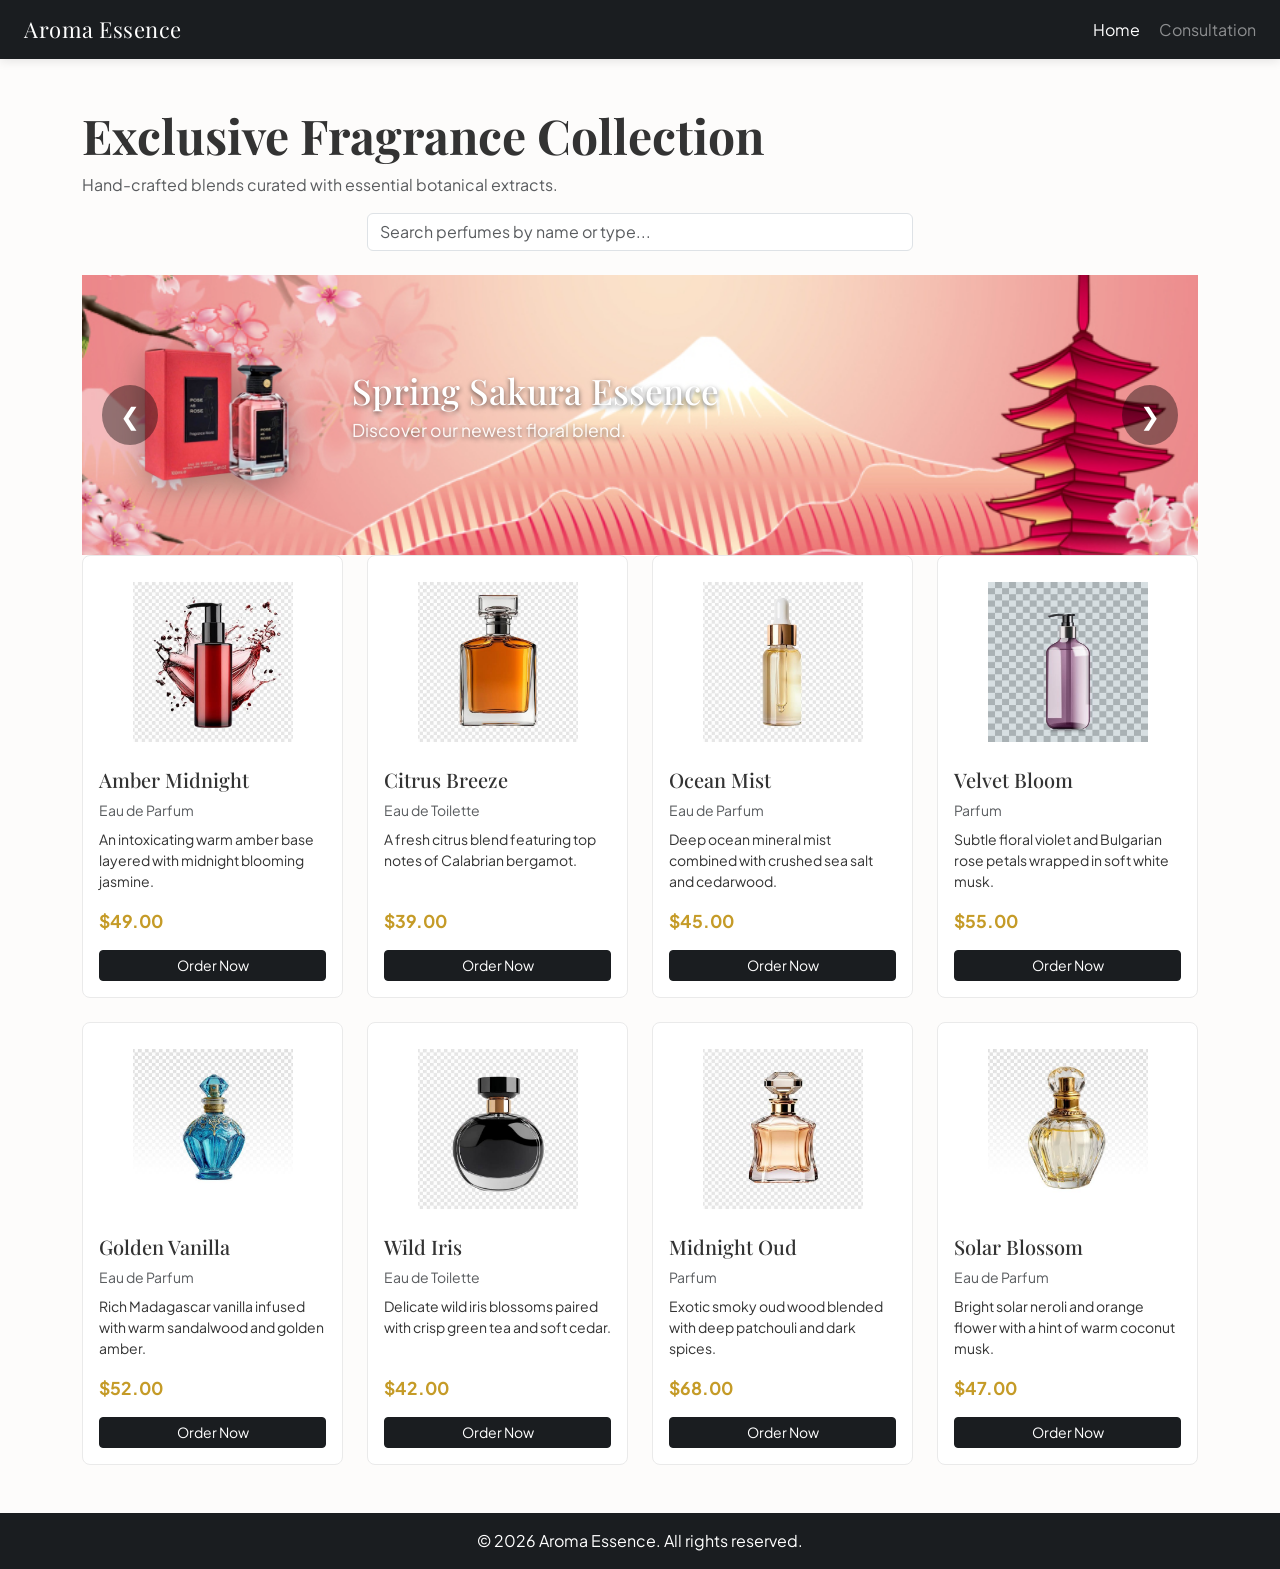
<file: index.html>
<!doctype html>
<html lang="en">
  <head>
    <meta charset="UTF-8" />
    <meta name="viewport" content="width=device-width, initial-scale=1.0" />
    <title>Aroma Essence - Home</title>
    <link rel="icon" href="media/logo.png" />
    <link rel="preconnect" href="https://fonts.googleapis.com" />
    <link rel="preconnect" href="https://fonts.gstatic.com" crossorigin />
    <link
      href="https://fonts.googleapis.com/css2?family=Playfair+Display:wght@500;700&family=Plus+Jakarta+Sans:wght@400;500;600&display=swap"
      rel="stylesheet"
    />
    <link
      href="https://cdn.jsdelivr.net/npm/bootstrap@5.3.3/dist/css/bootstrap.min.css"
      rel="stylesheet"
    />
    <link rel="stylesheet" href="style.css" />
  </head>
  <body>
    <nav class="site-nav navbar navbar-expand-lg navbar-dark bg-dark px-4">
      <a class="brand navbar-brand" href="index.html">Aroma Essence</a>
      <div class="nav-links ms-auto">
        <a class="active text-white ms-3 text-decoration-none" href="index.html"
          >Home</a
        >
        <a
          class="text-white-50 ms-3 text-decoration-none"
          href="consultation.html"
          >Consultation</a
        >
      </div>
    </nav>

    <header class="custom-section container my-5">
      <h1 class="display-5 fw-bold">Exclusive Fragrance Collection</h1>
      <p class="subtitle text-muted">
        Hand-crafted blends curated with essential botanical extracts.
      </p>

      <div class="row mb-4">
        <div class="col-md-6 mx-auto">
          <input
            type="text"
            id="searchInput"
            class="form-control"
            placeholder="Search perfumes by name or type..."
          />
        </div>
      </div>

      <div class="banner-slider">
        <button class="slider-btn prev-btn" id="prevBtn">&#10094;</button>

        <div class="banner active" data-link="banner1.html">
          <img
            src="media/bannerbackground.png"
            alt="Cherry Blossom Background"
            class="perf-bg"
          />
          <div class="banner-content">
            <img
              src="media/post-ready.png"
              alt="Featured Perfume"
              class="the-perfume"
            />
            <div class="banner-text">
              <h2>Spring Sakura Essence</h2>
              <p>Discover our newest floral blend.</p>
            </div>
          </div>
        </div>

        <div class="banner" data-link="banner2.html">
          <img
            src="media/bannerbackground2.png"
            alt="Midnight Background"
            class="perf-bg"
          />
          <div class="banner-content">
            <img
              src="media/post2-ready.png"
              alt="Midnight Oud"
              class="the-perfume"
            />
            <div class="banner-text">
              <h2>Silver Mountain Water</h2>
              <p>From the highest peaks.</p>
            </div>
          </div>
        </div>

        <button class="slider-btn next-btn" id="nextBtn">&#10095;</button>
      </div>

      <div class="custom-grid row g-4" id="perfumeGrid"></div>

      <div id="emptyResult" class="text-center text-muted py-5 d-none">
        <h4>No matching perfumes found.</h4>
      </div>
    </header>

    <footer class="site-footer bg-dark text-white text-center py-3 mt-5">
      <p class="mb-0">&copy; 2026 Aroma Essence. All rights reserved.</p>
    </footer>

    <script src="https://code.jquery.com/jquery-3.7.1.min.js"></script>
    <script src="script.js"></script>
  </body>
</html>
</file>
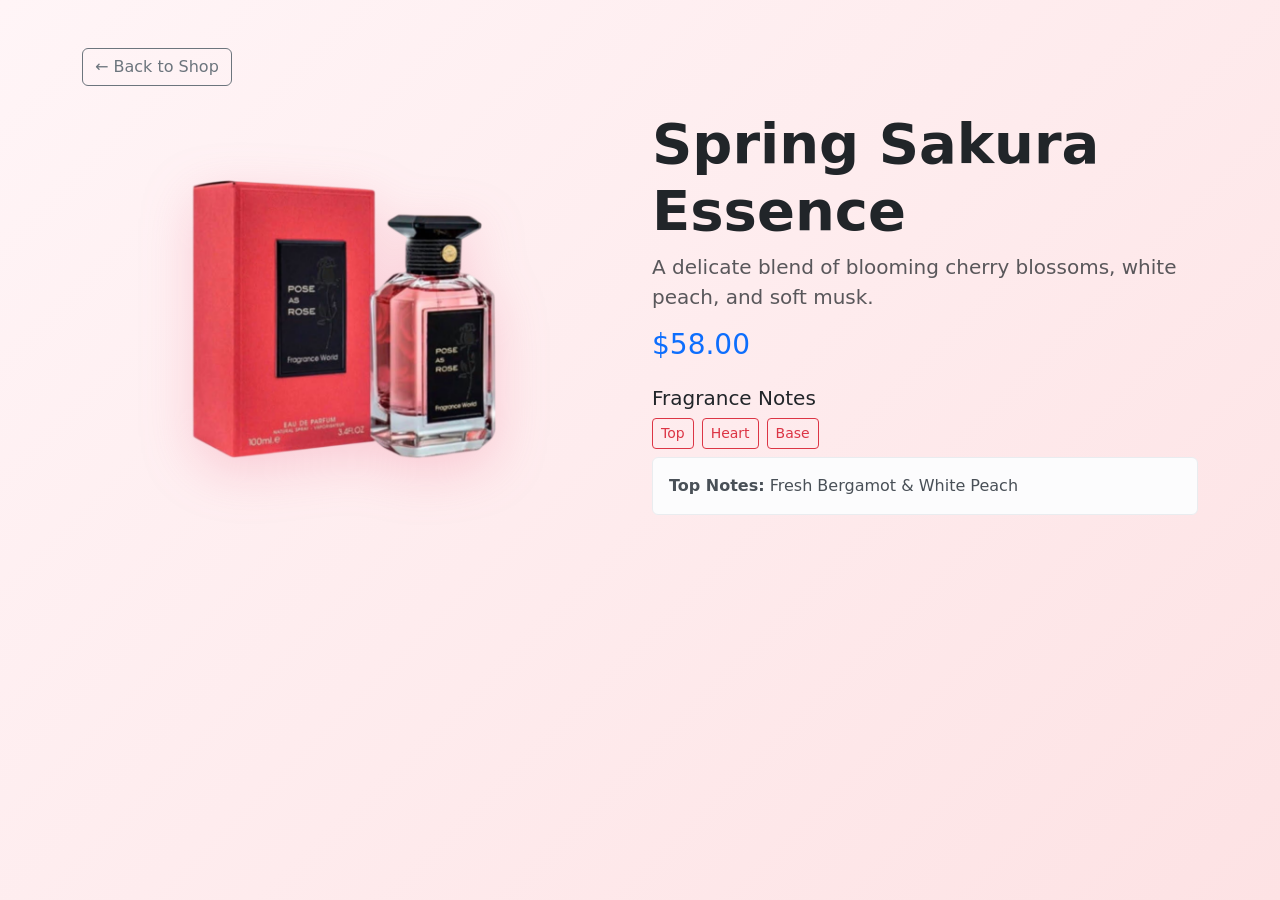
<file: banner1.html>
<!doctype html>
<html lang="en">
  <head>
    <meta charset="UTF-8" />
    <meta name="viewport" content="width=device-width, initial-scale=1.0" />
    <title>Spring Sakura Essence - Aroma Essence</title>
    <link rel="icon" href="media/logo.png" />
    <link
      href="https://cdn.jsdelivr.net/npm/bootstrap@5.3.2/dist/css/bootstrap.min.css"
      rel="stylesheet"
    />
    <link rel="stylesheet" href="banner.css" />
  </head>
  <body class="sakura-theme">
    <div class="container py-5">
      <a href="index.html" class="btn btn-outline-secondary mb-4"
        >&larr; Back to Shop</a
      >

      <div id="sakuraContent" class="row align-items-center hidden-content">
        <div class="col-md-6 text-center">
          <img
            src="media/post-ready.png"
            alt="Spring Sakura Essence"
            class="img-fluid spotlight-img"
          />
        </div>
        <div class="col-md-6">
          <h1 class="display-4 fw-bold">Spring Sakura Essence</h1>
          <p class="lead text-muted">
            A delicate blend of blooming cherry blossoms, white peach, and soft
            musk.
          </p>
          <h3 class="text-primary my-3">$58.00</h3>

          <div class="scent-notes mt-4">
            <h5>Fragrance Notes</h5>
            <div class="d-flex gap-2 my-2">
              <button
                class="btn btn-sm btn-outline-danger note-btn"
                data-note="#topNote"
              >
                Top
              </button>
              <button
                class="btn btn-sm btn-outline-danger note-btn"
                data-note="#heartNote"
              >
                Heart
              </button>
              <button
                class="btn btn-sm btn-outline-danger note-btn"
                data-note="#baseNote"
              >
                Base
              </button>
            </div>
            <div id="topNote" class="note-box alert alert-light">
              <strong>Top Notes:</strong> Fresh Bergamot & White Peach
            </div>
            <div id="heartNote" class="note-box alert alert-light d-none">
              <strong>Heart Notes:</strong> Japanese Sakura Blossom & Pink Peony
            </div>
            <div id="baseNote" class="note-box alert alert-light d-none">
              <strong>Base Notes:</strong> White Musk & Sandalwood
            </div>
          </div>
        </div>
      </div>
    </div>

    <script src="https://code.jquery.com/jquery-3.7.1.min.js"></script>
    <script src="banner.js"></script>
  </body>
</html>
</file>
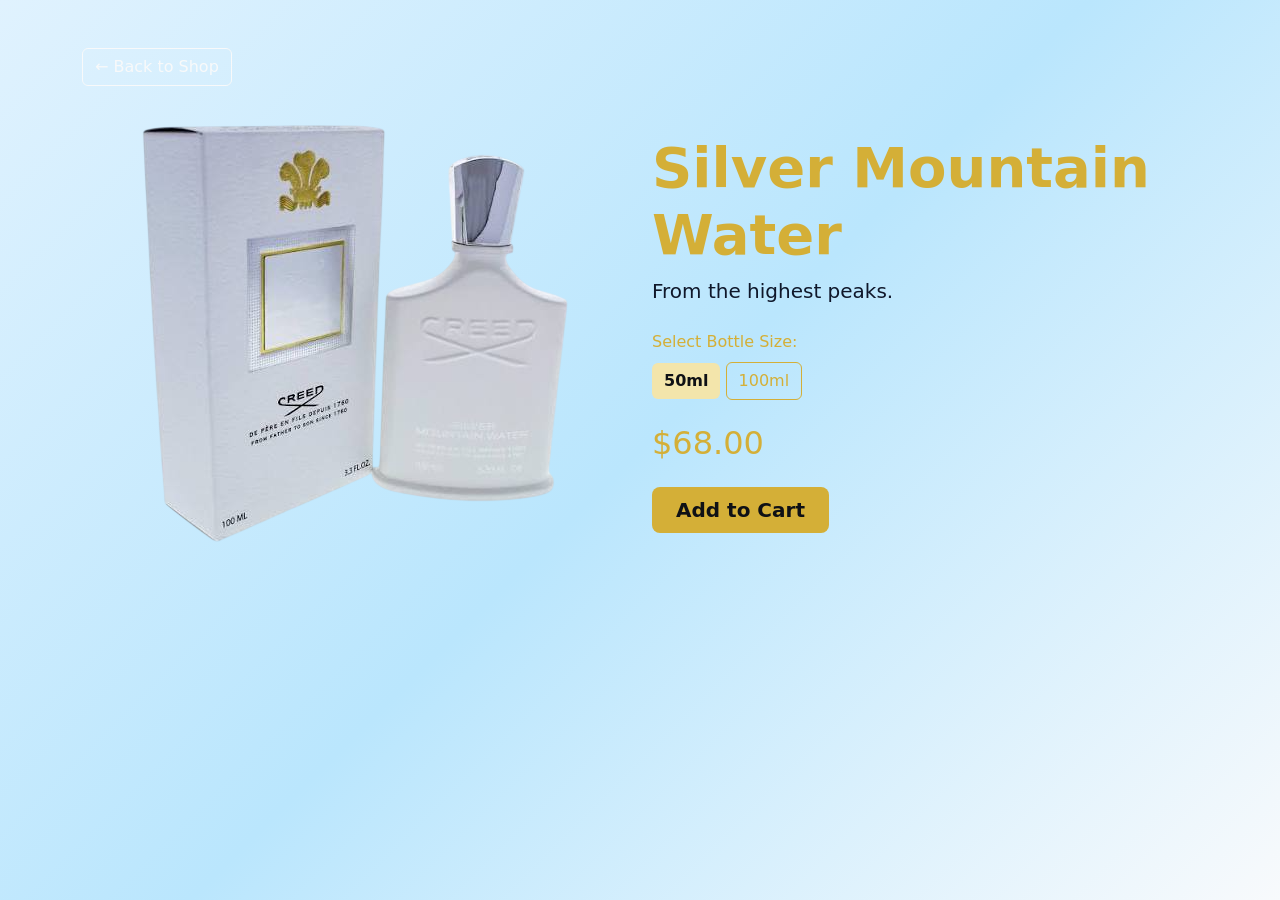
<file: banner2.html>
<!doctype html>
<html lang="en">
  <head>
    <meta charset="UTF-8" />
    <meta name="viewport" content="width=device-width, initial-scale=1.0" />
    <title>Midnight Oud Collection - Aroma Essence</title>
    <link rel="icon" href="media/logo.png" />
    <link
      href="https://cdn.jsdelivr.net/npm/bootstrap@5.3.2/dist/css/bootstrap.min.css"
      rel="stylesheet"
    />
    <link rel="stylesheet" href="banner.css" />
  </head>
  <body class="winter-theme">
    <div class="container py-5">
      <a href="index.html" class="btn btn-outline-light mb-4"
        >&larr; Back to Shop</a
      >

      <div id="oudContent" class="row align-items-center hidden-content">
        <div class="col-md-6 text-center">
          <img
            src="media/post2-ready.png"
            alt="Midnight Oud"
            class="img-fluid luxury-img"
          />
        </div>
        <div class="col-md-6">
          <h1 class="display-4 fw-bold gold-text">Silver Mountain Water</h1>
          <p class="lead text-light-50">From the highest peaks.</p>

          <div class="size-selector my-4">
            <label class="d-block mb-2 text-gold">Select Bottle Size:</label>
            <button class="btn btn-gold size-btn active" data-price="$68.00">
              50ml
            </button>
            <button class="btn btn-outline-gold size-btn" data-price="$110.00">
              100ml
            </button>
          </div>

          <h2 id="priceDisplay" class="gold-text mb-4">$68.00</h2>
          <button class="btn btn-gold btn-lg px-4">Add to Cart</button>
        </div>
      </div>
    </div>

    <script src="https://code.jquery.com/jquery-3.7.1.min.js"></script>
    <script src="banner.js"></script>
  </body>
</html>
</file>
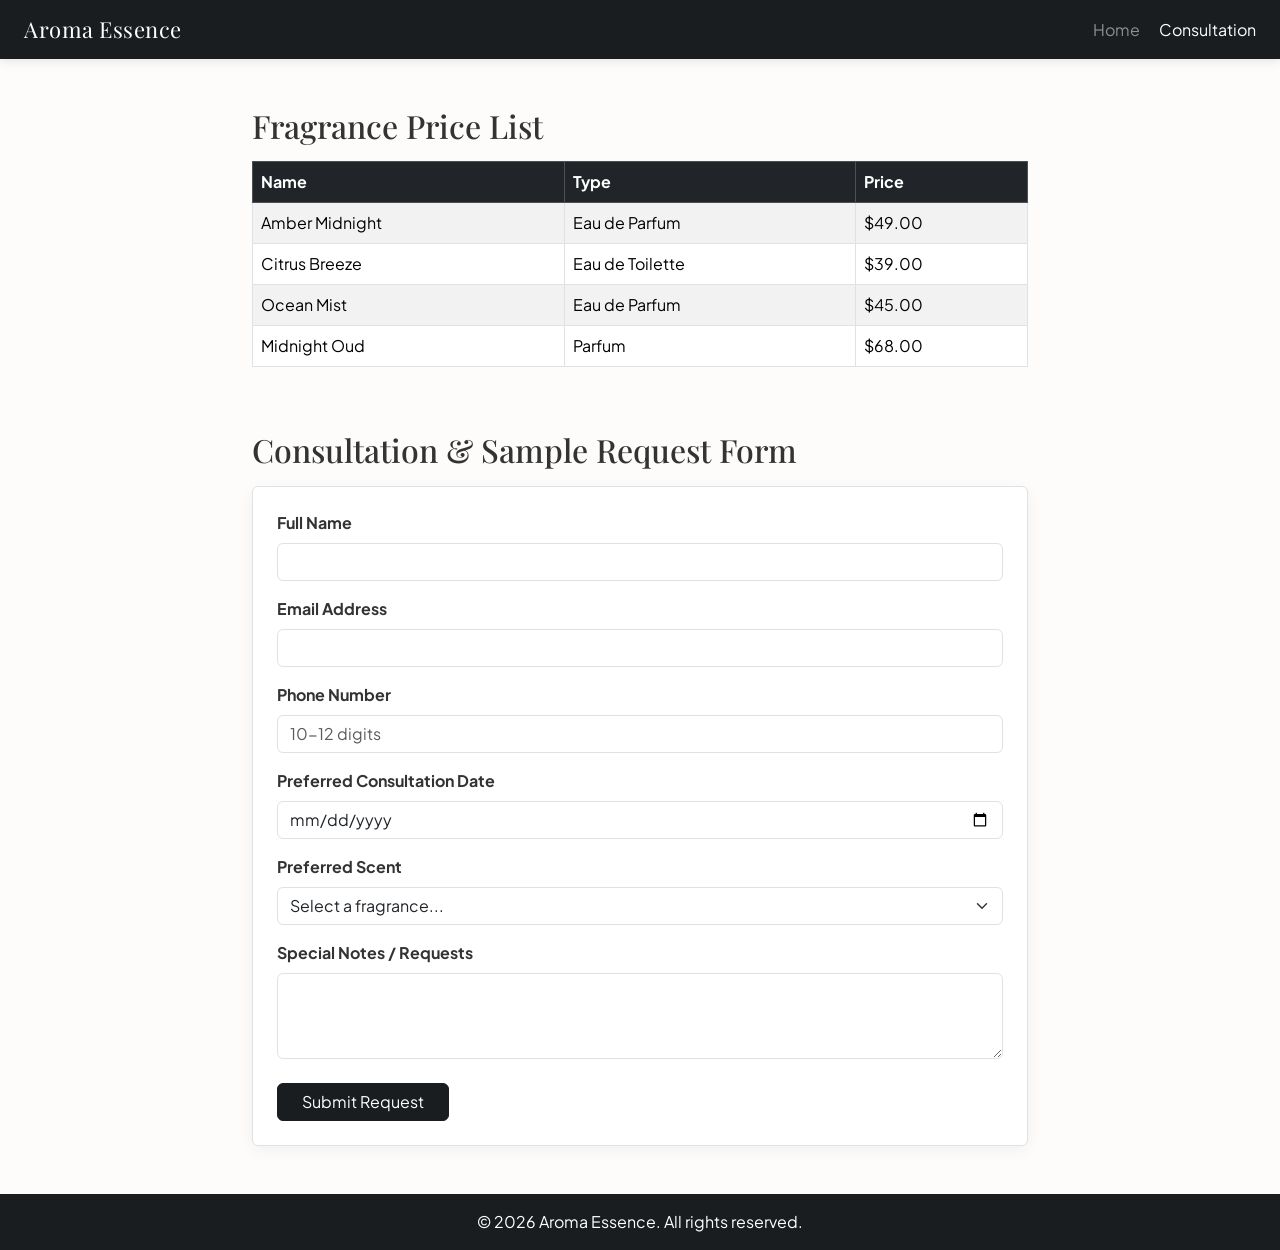
<file: consultation.html>
<!doctype html>
<html lang="en">
  <head>
    <meta charset="UTF-8" />
    <meta name="viewport" content="width=device-width, initial-scale=1.0" />
    <title>Aroma Essence - Consultation & Booking</title>
    <link rel="icon" href="media/logo.png" />
    <link rel="preconnect" href="https://fonts.googleapis.com" />
    <link rel="preconnect" href="https://fonts.gstatic.com" crossorigin />
    <link
      href="https://fonts.googleapis.com/css2?family=Playfair+Display:wght@500;700&family=Plus+Jakarta+Sans:wght@400;500;600&display=swap"
      rel="stylesheet"
    />
    <link
      href="https://cdn.jsdelivr.net/npm/bootstrap@5.3.3/dist/css/bootstrap.min.css"
      rel="stylesheet"
    />
    <link rel="stylesheet" href="style.css" />
  </head>
  <body>
    <nav class="site-nav navbar navbar-expand-lg navbar-dark bg-dark px-4">
      <a class="brand navbar-brand" href="index.html">Aroma Essence</a>
      <div class="nav-links ms-auto">
        <a class="text-white-50 ms-3 text-decoration-none" href="index.html"
          >Home</a
        >
        <a
          class="active text-white ms-3 text-decoration-none"
          href="consultation.html"
          >Consultation</a
        >
      </div>
    </nav>

    <main class="page-container container my-5" style="max-width: 800px">
      <section class="content-block mb-5">
        <h2 class="mb-3">Fragrance Price List</h2>
        <div class="table-responsive">
          <table class="simple-table table table-bordered table-striped">
            <thead class="table-dark">
              <tr>
                <th>Name</th>
                <th>Type</th>
                <th>Price</th>
              </tr>
            </thead>
            <tbody>
              <tr>
                <td>Amber Midnight</td>
                <td>Eau de Parfum</td>
                <td>$49.00</td>
              </tr>
              <tr>
                <td>Citrus Breeze</td>
                <td>Eau de Toilette</td>
                <td>$39.00</td>
              </tr>
              <tr>
                <td>Ocean Mist</td>
                <td>Eau de Parfum</td>
                <td>$45.00</td>
              </tr>
              <tr>
                <td>Midnight Oud</td>
                <td>Parfum</td>
                <td>$68.00</td>
              </tr>
            </tbody>
          </table>
        </div>
      </section>

      <section class="content-block">
        <h2 class="mb-3">Consultation & Sample Request Form</h2>

        <div id="successAlert" class="alert alert-success d-none" role="alert">
          Thank you! Your consultation request has been successfully submitted.
        </div>

        <form
          id="consultationForm"
          class="simple-form p-4 border rounded bg-light"
          novalidate
        >
          <div class="field-group mb-3">
            <label for="fullName" class="form-label fw-bold">Full Name</label>
            <input type="text" id="fullName" class="form-control" />
            <div class="error-msg text-danger small mt-1 d-none">
              Please enter your full name.
            </div>
          </div>

          <div class="field-group mb-3">
            <label for="email" class="form-label fw-bold">Email Address</label>
            <input type="email" id="email" class="form-control" />
            <div class="error-msg text-danger small mt-1 d-none">
              Please enter a valid email address.
            </div>
          </div>

          <div class="field-group mb-3">
            <label for="phone" class="form-label fw-bold">Phone Number</label>
            <input
              type="tel"
              id="phone"
              class="form-control"
              placeholder="10-12 digits"
            />
            <div class="error-msg text-danger small mt-1 d-none">
              Please enter a valid phone number (at least 10 digits).
            </div>
          </div>

          <div class="field-group mb-3">
            <label for="consultDate" class="form-label fw-bold"
              >Preferred Consultation Date</label
            >
            <input type="date" id="consultDate" class="form-control" />
            <div class="error-msg text-danger small mt-1 d-none">
              Please choose a valid future date.
            </div>
          </div>

          <div class="field-group mb-3">
            <label for="scent" class="form-label fw-bold"
              >Preferred Scent</label
            >
            <select id="scent" class="form-select">
              <option value="">Select a fragrance...</option>
              <option value="amber">Amber Midnight</option>
              <option value="citrus">Citrus Breeze</option>
              <option value="ocean">Ocean Mist</option>
              <option value="velvet">Velvet Bloom</option>
              <option value="vanilla">Golden Vanilla</option>
              <option value="iris">Wild Iris</option>
              <option value="oud">Midnight Oud</option>
              <option value="solar">Solar Blossom</option>
            </select>
            <div class="error-msg text-danger small mt-1 d-none">
              Please select a preferred scent.
            </div>
          </div>

          <div class="field-group mb-4">
            <label for="notes" class="form-label fw-bold"
              >Special Notes / Requests</label
            >
            <textarea id="notes" class="form-control" rows="3"></textarea>
          </div>

          <button type="submit" class="btn btn-primary px-4">
            Submit Request
          </button>
        </form>
      </section>
    </main>

    <footer class="site-footer bg-dark text-white text-center py-3 mt-5">
      <p class="mb-0">&copy; 2026 Aroma Essence. All rights reserved.</p>
    </footer>

    <script src="https://code.jquery.com/jquery-3.7.1.min.js"></script>
    <script src="script.js"></script>
  </body>
</html>
</file>
<file: style.css>
body {
  font-family: "Plus Jakarta Sans", sans-serif;
  color: #333;
  background-color: #fdfcfb;
}

h1,
h2,
h3,
h4,
h5,
h6,
.brand {
  font-family: "Playfair Display", serif;
}

.site-nav {
  background: #1a1d20 !important;
  box-shadow: 0 2px 10px rgba(0, 0, 0, 0.1);
}

.site-nav .brand {
  font-size: 22px;
  letter-spacing: 0.5px;
}

.custom-card {
  border: 1px solid #eaeaea;
  border-radius: 8px;
  background: #ffffff;
  transition:
    transform 0.3s ease,
    box-shadow 0.3s ease;
}

.custom-card:hover {
  transform: translateY(-5px);
  box-shadow: 0 10px 20px rgba(0, 0, 0, 0.08);
}

.custom-card img {
  width: 100%;
  max-height: 180px;
  object-fit: contain;
  padding: 10px;
}

.price {
  font-weight: 700;
  color: #c59b27;
  font-size: 1.1rem;
}

.btn-primary {
  background-color: #1a1d20;
  border-color: #1a1d20;
  transition: background-color 0.2s ease;
}

.btn-primary:hover {
  background-color: #c59b27;
  border-color: #c59b27;
}

.simple-form {
  background-color: #ffffff !important;
  box-shadow: 0 4px 15px rgba(0, 0, 0, 0.05);
}

.site-footer {
  background: #1a1d20 !important;
}

.banner {
  position: relative;
  width: 100%;
  height: 280px;
  overflow: hidden;
  display: flex;
  align-items: center;
}

.perf-bg {
  position: absolute;
  top: 0;
  left: 0;
  width: 100%;
  height: 100%;
  object-fit: cover;
  z-index: 1;
}

.banner-content {
  position: relative;
  z-index: 2;
  display: flex;
  align-items: center;
  gap: 30px;
  padding: 0 40px;
  width: 100%;
}

.the-perfume {
  max-height: 200px;
  width: auto;
  object-fit: contain;
  filter: drop-shadow(0 10px 15px rgba(0, 0, 0, 0.3));
}

.banner-text {
  color: #ffffff;
  text-shadow: 0 2px 5px rgba(0, 0, 0, 0.6);
}

.banner-text h2 {
  font-size: 2.2rem;
  margin-bottom: 5px;
}

.banner-text p {
  font-size: 1.1rem;
  opacity: 0.9;
}

@media (max-width: 768px) {
  .banner {
    height: auto;
    padding: 30px 15px;
  }
  .banner-content {
    flex-direction: column;
    text-align: center;
    gap: 15px;
  }
  .the-perfume {
    max-height: 150px;
  }
}

.banner-slider {
  position: relative;
  width: 100%;
  overflow: hidden;
}

.banner {
  display: none;
  position: relative;
  width: 100%;
  height: 280px;
  align-items: center;
}

.banner.active {
  display: flex;
}

.slider-btn {
  position: absolute;
  top: 50%;
  transform: translateY(-50%);
  background: rgba(0, 0, 0, 0.4);
  color: #fff;
  border: none;
  font-size: 24px;
  padding: 12px 18px;
  cursor: pointer;
  z-index: 10;
  border-radius: 50%;
  transition: background 0.3s ease;
}

.slider-btn:hover {
  background: rgba(0, 0, 0, 0.7);
}

.prev-btn {
  left: 20px;
}

.next-btn {
  right: 20px;
}

.banner {
  cursor: pointer;
}
</file>
<file: banner.css>
body {
  min-height: 100vh;
}

.hidden-content {
  opacity: 0;
  transform: translateY(30px);
}

.spotlight-img {
  max-height: 420px;
  object-fit: contain;
}

.sakura-theme {
  background: linear-gradient(135deg, #fff5f7 0%, #fde2e4 100%);
}

.sakura-theme .spotlight-img {
  filter: drop-shadow(0 15px 25px rgba(235, 100, 130, 0.25));
}

.gold-text,
.text-gold {
  color: #d4af37;
}

.btn-gold {
  background-color: #d4af37;
  color: #0f1115;
  font-weight: bold;
  border: none;
}

.btn-gold:hover,
.btn-gold.active {
  background-color: #f3e5ab;
  color: #0f1115;
}

.btn-outline-gold {
  border: 1px solid #d4af37;
  color: #d4af37;
}

.btn-outline-gold:hover {
  background-color: #d4af37;
  color: #0f1115;
}

.winter-theme {
  background: linear-gradient(135deg, #e0f2fe 0%, #bae6fd 50%, #f8fafc 100%);
  color: #0f172a;
  min-height: 100vh;
}

.winter-theme .text-ice {
  color: #0284c7;
}

.winter-theme .btn-ice {
  background-color: #0284c7;
  color: #ffffff;
  font-weight: bold;
  border: none;
  transition: background 0.2s ease;
}

.winter-theme .btn-ice:hover,
.winter-theme .btn-ice.active {
  background-color: #0369a1;
  color: #ffffff;
}

.winter-theme .btn-outline-ice {
  border: 1px solid #0284c7;
  color: #0284c7;
}

.winter-theme .btn-outline-ice:hover {
  background-color: #0284c7;
  color: #ffffff;
}

.winter-theme .frosted-card {
  background: rgba(255, 255, 255, 0.7);
  backdrop-filter: blur(10px);
  border: 1px solid rgba(255, 255, 255, 0.9);
  border-radius: 12px;
  padding: 20px;
}

.winter-theme .spotlight-img {
  filter: drop-shadow(0 20px 30px rgba(14, 165, 233, 0.25));
}
</file>
